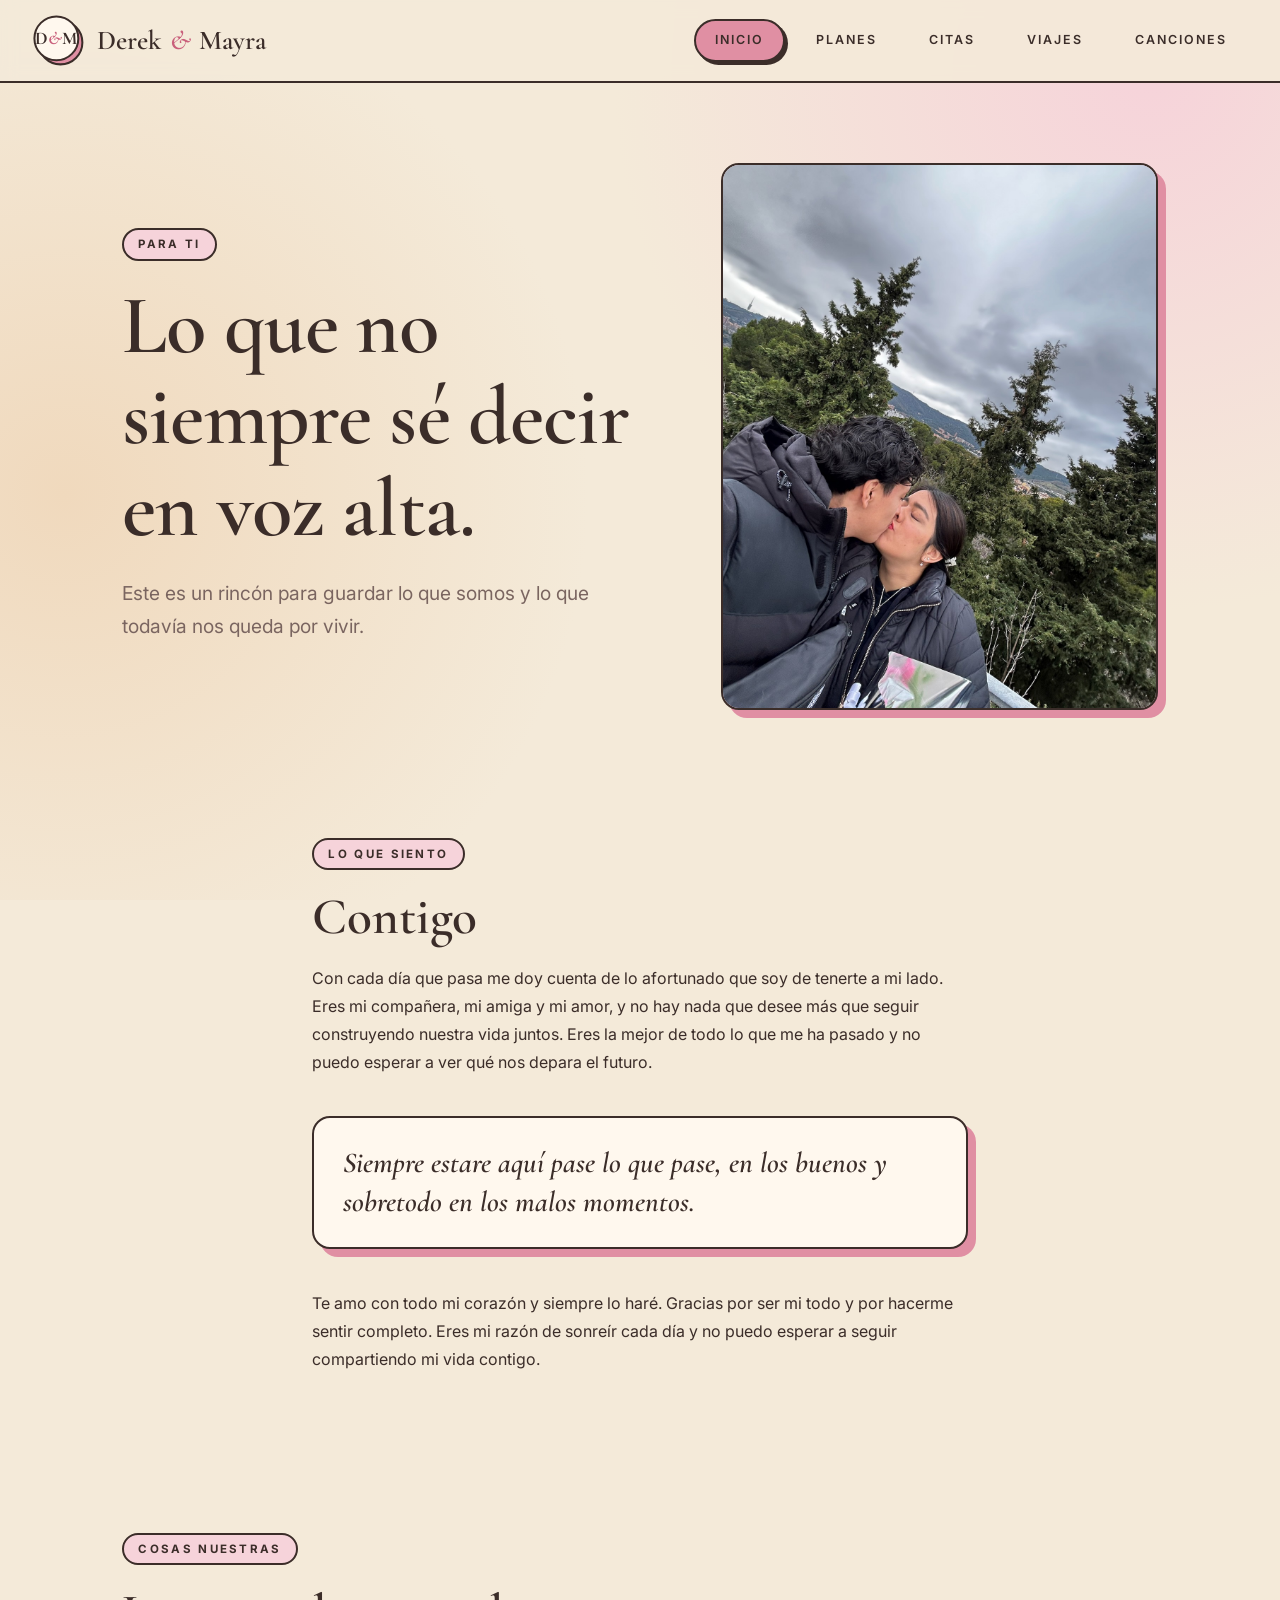
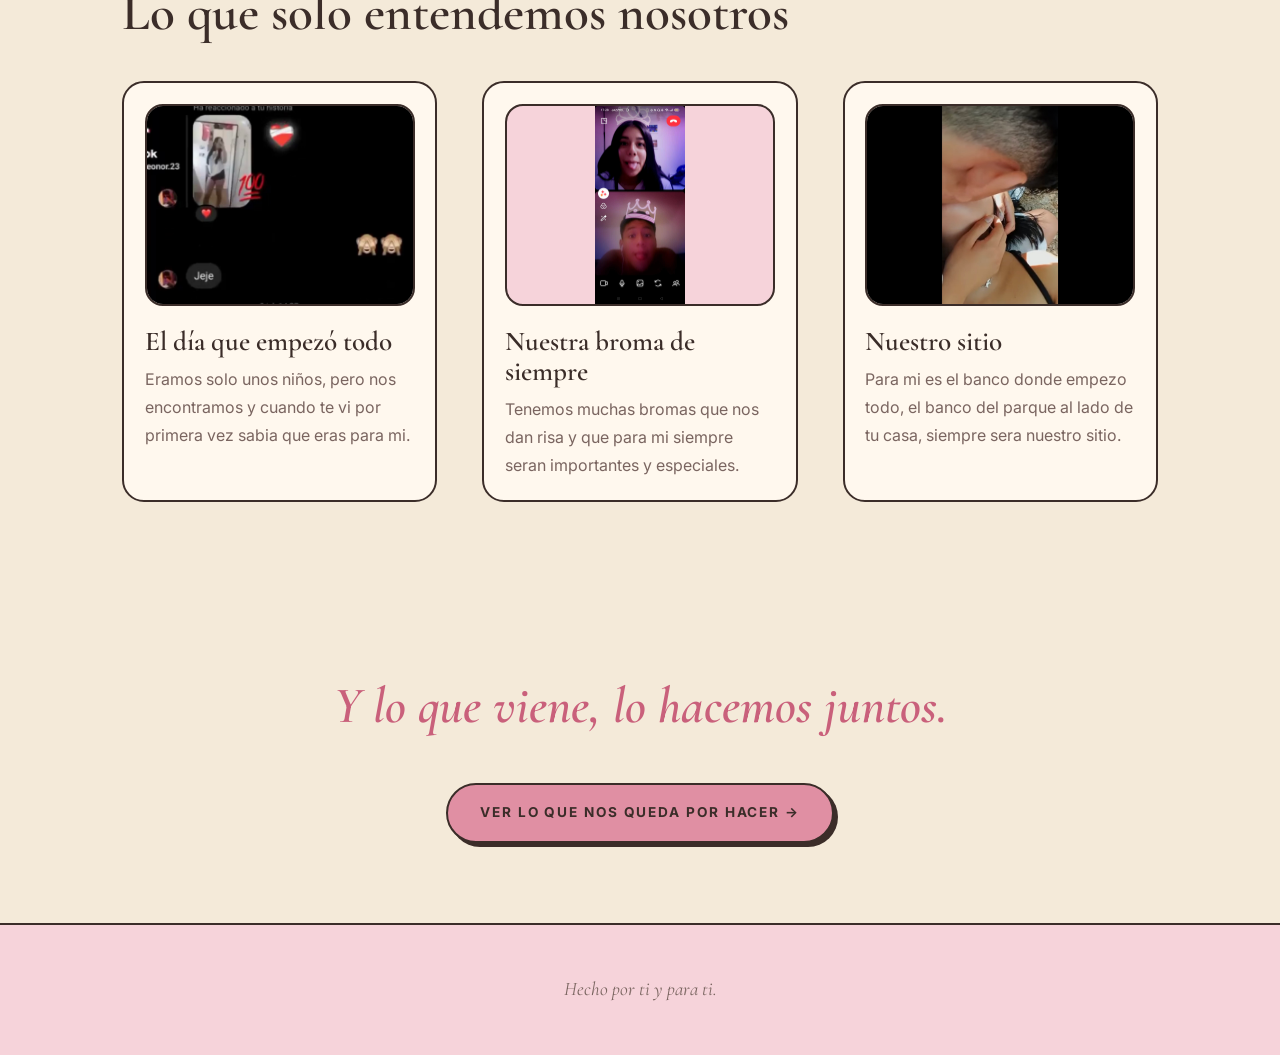
<file: index.html>
<!DOCTYPE html>
<html lang="es">
<head>
  <meta charset="UTF-8">
  <meta name="viewport" content="width=device-width, initial-scale=1">
  <title>Derek &amp; Mayra</title>
  <link rel="preconnect" href="https://fonts.googleapis.com">
  <link rel="preconnect" href="https://fonts.gstatic.com" crossorigin>
  <link href="https://fonts.googleapis.com/css2?family=Cormorant+Garamond:ital,wght@0,400;0,600;1,400&family=Inter:wght@300;400;500&display=swap" rel="stylesheet">
  <link rel="stylesheet" href="estilos.css">
  <link rel="icon" href="data:image/svg+xml,%3Csvg xmlns='http://www.w3.org/2000/svg' viewBox='0 0 64 64'%3E%3Ccircle cx='35' cy='35' r='27' fill='%23e08fa3' stroke='%233b2d29' stroke-width='3'/%3E%3Ccircle cx='30' cy='30' r='27' fill='%23fff8ee' stroke='%233b2d29' stroke-width='3'/%3E%3Ctext x='30' y='38' text-anchor='middle' font-family='Georgia,serif' font-size='22' font-weight='700' fill='%233b2d29'%3ED%26amp;M%3C/text%3E%3C/svg%3E">
</head>
<body>

  <header class="cabecera">
    <a class="logo" href="index.html" aria-label="Derek y Mayra">
      <svg class="logo-sello" viewBox="0 0 64 64" width="52" height="52" xmlns="http://www.w3.org/2000/svg" aria-hidden="true">
        <circle cx="35" cy="35" r="27" fill="#e08fa3" stroke="#3b2d29" stroke-width="2.5"/>
        <circle cx="30" cy="30" r="27" fill="#fff8ee" stroke="#3b2d29" stroke-width="2.5"/>
        <text x="30" y="37.5" text-anchor="middle"
              font-family="'Cormorant Garamond', Georgia, serif"
              font-size="22" font-weight="700" fill="#3b2d29">D<tspan fill="#c9607b" font-style="italic">&amp;</tspan>M</text>
      </svg>
      <span class="logo-texto">Derek <em>&amp;</em> Mayra</span>
    </a>
    <nav>
      <a href="index.html" class="activo">Inicio</a>
      <a href="planes.html">Planes</a>
      <a href="citas.html">Citas</a>
      <a href="viajes.html">Viajes</a>
      <a href="canciones.html">Canciones</a>
    </nav>
  </header>

  <main>

    <!-- PORTADA -->
    <section class="portada">
      <div class="portada-texto">
        <p class="etiqueta">Para ti</p>
        <h1>Lo que no siempre sé decir en voz alta.</h1>
        <p class="lead">Este es un rincón para guardar lo que somos y lo que todavía nos queda por vivir.</p>
      </div>
      <figure class="foto foto-grande">
        <!-- 📷 FOTO 1: la mejor foto de los dos juntos (vertical, a ser posible) -->
        <img src="fotos/IMG_5291.JPG" alt="Nosotros dos">
      </figure>
    </section>

    <!-- LO QUE SIENTO -->
    <section class="bloque estrecho">
      <p class="etiqueta">Lo que siento</p>
      <h2>Contigo</h2>
      <p>
       Con cada día que pasa me doy cuenta de lo afortunado que soy de tenerte a mi lado. Eres mi compañera, mi amiga y mi amor, y no hay nada que desee más que seguir construyendo nuestra vida juntos. Eres la mejor de todo lo que me ha pasado y no puedo esperar a ver qué nos depara el futuro.
      </p>
      <blockquote>
        Siempre estare aquí pase lo que pase, en los buenos y sobretodo en los malos momentos.
      </blockquote>
      <p>
        Te amo con todo mi corazón y siempre lo haré. Gracias por ser mi todo y por hacerme sentir completo. Eres mi razón de sonreír cada día y no puedo esperar a seguir compartiendo mi vida contigo.
      </p>
    </section>

    <!-- COSAS NUESTRAS -->
    <section class="bloque">
      <p class="etiqueta">Cosas nuestras</p>
      <h2>Lo que solo entendemos nosotros</h2>

      <div class="rejilla">
        <article class="tarjeta">
          <figure class="foto">
            <!-- 📷 FOTO 2: un momento especial (primera cita, un viaje, un día cualquiera) -->
            <img src="fotos/unnamed.jpg" alt="Un momento nuestro">
          </figure>
          <h3>El día que empezó todo</h3>
          <p>Eramos solo unos niños, pero nos encontramos y cuando te vi por primera vez sabia que eras para mi.</p>
        </article>

        <article class="tarjeta">
          <figure class="foto">
            <!-- 📷 FOTO 3: una foto que os haga reír o una broma interna -->
            <img class="imagen-entera" src="fotos/Screenshot_2023-08-15-17-28-11-40_1c337646f29875672b5a61192b9010f9.jpg" alt="Nuestra broma interna">
          </figure>
          <h3>Nuestra broma de siempre</h3>
          <p>Tenemos muchas bromas que nos dan risa y que para mi siempre seran importantes y especiales.</p>
        </article>

        <article class="tarjeta">
          <figure class="foto">
            <!-- 📷 FOTO 4: un sitio que sea vuestro -->
            <img src="fotos/IMG_3536.jpg" alt="Nuestro sitio">
          </figure>
          <h3>Nuestro sitio</h3>
          <p>Para mi es el banco donde empezo todo, el banco del parque al lado de tu casa, siempre sera nuestro sitio.</p>
        </article>
      </div>
    </section>

    <!-- CIERRE -->
    <section class="bloque estrecho cierre">
      <p class="frase">Y lo que viene, lo hacemos juntos.</p>
      <a class="boton" href="planes.html">Ver lo que nos queda por hacer →</a>
    </section>

  </main>

  <footer class="pie">
    <p>Hecho por ti y para ti.</p>
  </footer>

</body>
</html>
</file>
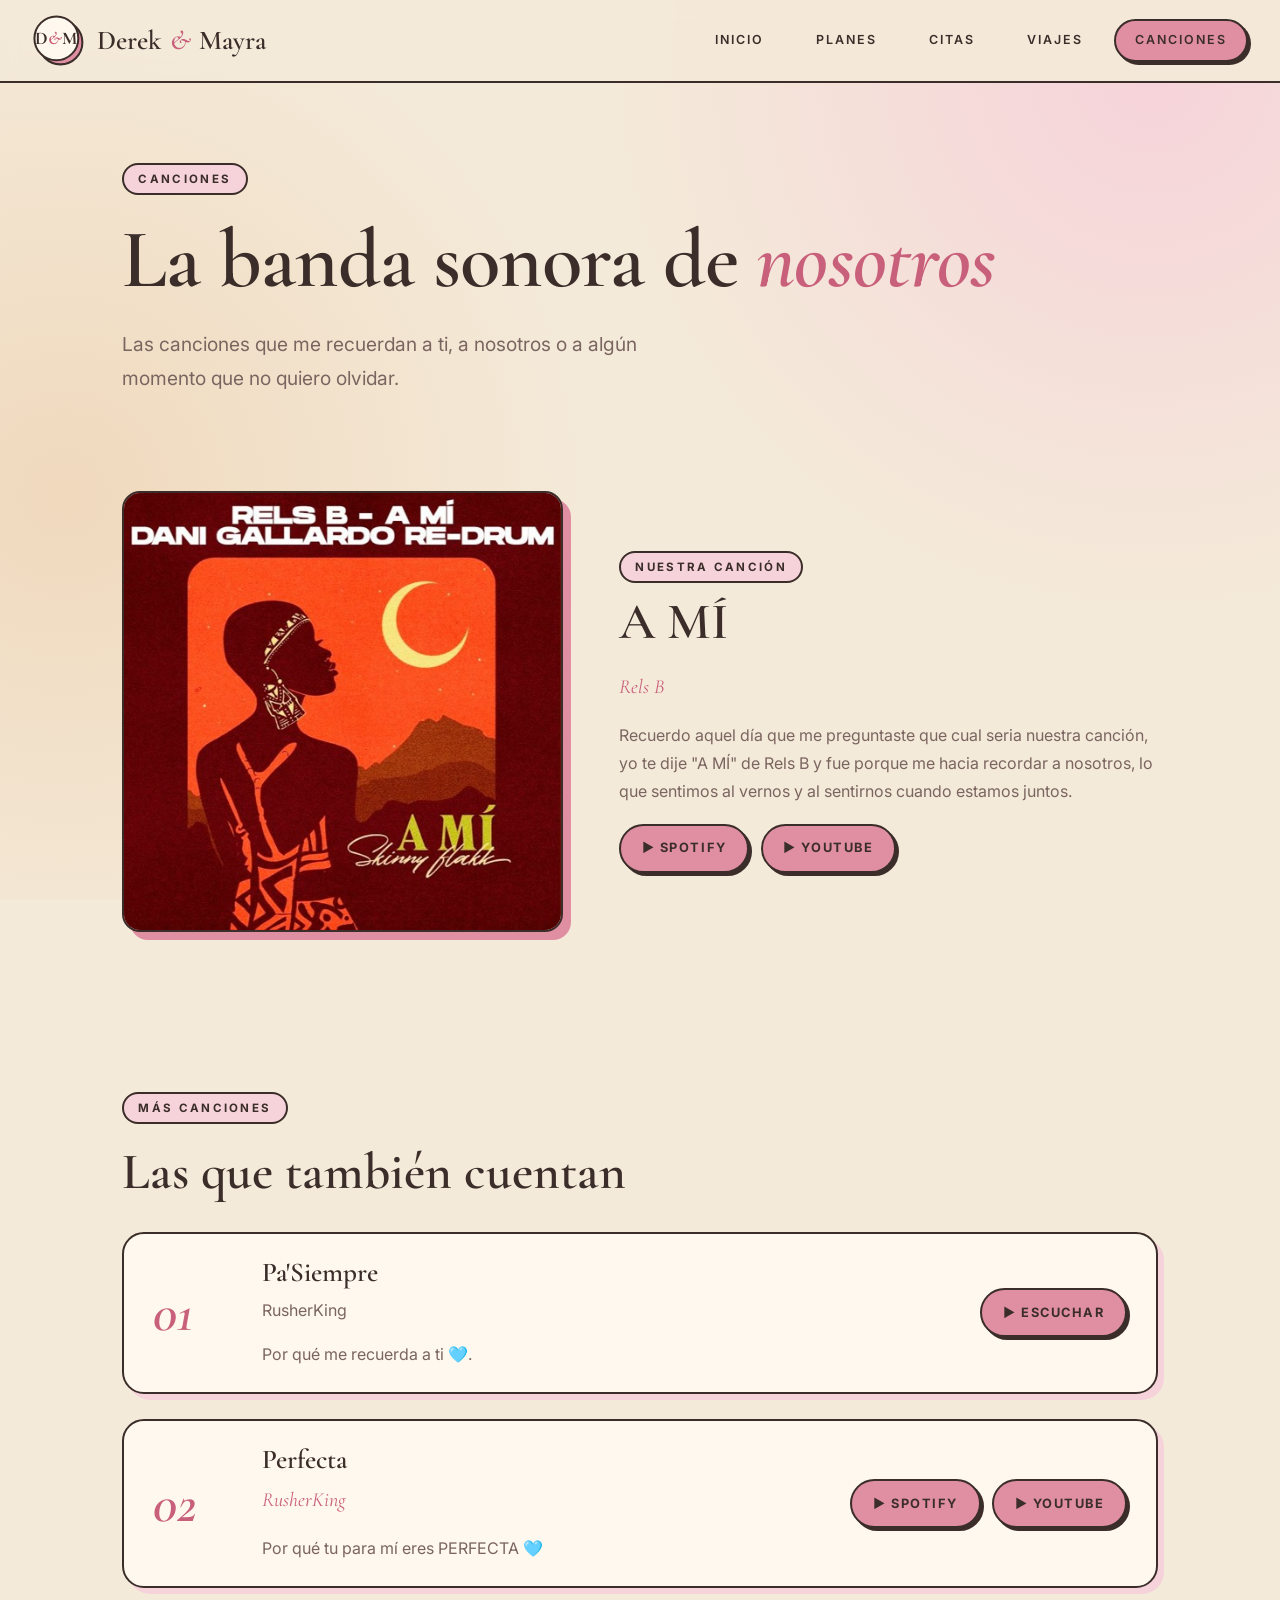
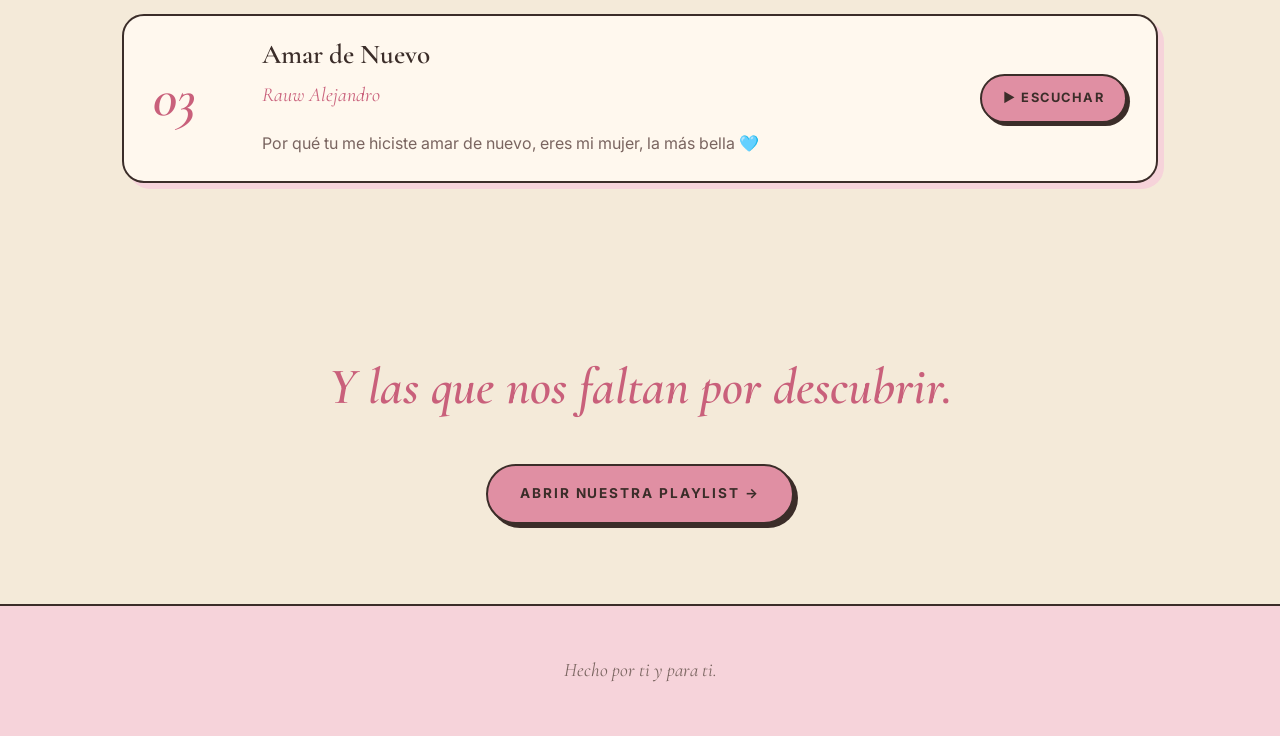
<file: canciones.html>
<!DOCTYPE html>
<html lang="es">
<head>
  <meta charset="UTF-8">
  <meta name="viewport" content="width=device-width, initial-scale=1">
  <title>Canciones</title>
  <link rel="preconnect" href="https://fonts.googleapis.com">
  <link rel="preconnect" href="https://fonts.gstatic.com" crossorigin>
  <link href="https://fonts.googleapis.com/css2?family=Cormorant+Garamond:ital,wght@0,400;0,600;1,400&family=Inter:wght@300;400;500;600;700&display=swap" rel="stylesheet">
  <link rel="stylesheet" href="estilos.css">
  <link rel="icon" href="data:image/svg+xml,%3Csvg xmlns='http://www.w3.org/2000/svg' viewBox='0 0 64 64'%3E%3Ccircle cx='35' cy='35' r='27' fill='%23e08fa3' stroke='%233b2d29' stroke-width='3'/%3E%3Ccircle cx='30' cy='30' r='27' fill='%23fff8ee' stroke='%233b2d29' stroke-width='3'/%3E%3Ctext x='30' y='38' text-anchor='middle' font-family='Georgia,serif' font-size='22' font-weight='700' fill='%233b2d29'%3ED%26amp;M%3C/text%3E%3C/svg%3E">
</head>
<body>

  <header class="cabecera">
    <a class="logo" href="index.html" aria-label="Derek y Mayra">
      <svg class="logo-sello" viewBox="0 0 64 64" width="52" height="52" xmlns="http://www.w3.org/2000/svg" aria-hidden="true">
        <circle cx="35" cy="35" r="27" fill="#e08fa3" stroke="#3b2d29" stroke-width="2.5"/>
        <circle cx="30" cy="30" r="27" fill="#fff8ee" stroke="#3b2d29" stroke-width="2.5"/>
        <text x="30" y="37.5" text-anchor="middle"
              font-family="'Cormorant Garamond', Georgia, serif"
              font-size="22" font-weight="700" fill="#3b2d29">D<tspan fill="#c9607b" font-style="italic">&amp;</tspan>M</text>
      </svg>
      <span class="logo-texto">Derek <em>&amp;</em> Mayra</span>
    </a>
    <nav>
      <a href="index.html">Inicio</a>
      <a href="planes.html">Planes</a>
      <a href="citas.html">Citas</a>
      <a href="viajes.html">Viajes</a>
      <a href="canciones.html" class="activo">Canciones</a>
    </nav>
  </header>

  <main>

    <section class="encabezado-pagina">
      <p class="etiqueta">Canciones</p>
      <h1>La banda sonora de <em>nosotros</em></h1>
      <p class="lead">Las canciones que me recuerdan a ti, a nosotros o a algún momento que no quiero olvidar.</p>
    </section>

    <!-- NUESTRA CANCIÓN (destacada) -->
    <section class="bloque">
      <article class="cancion-destacada">
        <figure class="foto">
          <!-- 📷 FOTO: una foto vuestra de ese momento o de la portada de la canción -->
          <img src="fotos/artworks-X6Qrwk2wz6oyFBlx-k1t9CA-t500x500.jpg" alt="Nuestra canción">
        </figure>
        <div class="cancion-info">
          <span class="meta">Nuestra canción</span>
          <h2>A MÍ</h2>
          <p class="artista">Rels B</p>
          <p>Recuerdo aquel día que me preguntaste que cual seria nuestra canción, yo te dije "A MÍ" de Rels B y fue porque me hacia recordar a nosotros, lo que sentimos al vernos y al sentirnos cuando estamos juntos.</p>
          <div class="enlaces">
            <a class="enlace" href="https://open.spotify.com/track/7MmrcXVA7A5zZ2CbDuGHNa?si=c8b_00XPTpO0Z9aT-c0jvg&utm_source=copy-link" target="_blank" rel="noopener">▶ Spotify</a>
            <a class="enlace" href="https://youtu.be/Q4Js9OEODHM?si=PMtQuUG48Cv9oD4W" target="_blank" rel="noopener">▶ YouTube</a>
          </div>
        </div>
      </article>
    </section>

    <!-- RESTO DE CANCIONES -->
    <section class="bloque">
      <p class="etiqueta">Más canciones</p>
      <h2>Las que también cuentan</h2>

      <div class="lista-canciones">

        <article class="cancion">
          <span class="numero">01</span>
          <div class="cancion-info">
            <h3>Pa'Siempre</h3>
            <p class="RusherKing">RusherKing</p>
            <p>Por qué me recuerda a ti 🩵.</p>
          </div>
          <div class="enlaces">
            <a class="enlace" href="https://youtu.be/JslheSwA_Tw?si=npW-xn-8BaUMAiMX" target="_blank" rel="noopener">▶ Escuchar</a>
          </div>
        </article>

        <article class="cancion">
          <span class="numero">02</span>
          <div class="cancion-info">
            <h3>Perfecta</h3>
            <p class="artista">RusherKing</p>
            <p>Por qué tu para mí eres PERFECTA 🩵 </p>
          </div>
          <div class="enlaces">
            <a class="enlace" href="https://open.spotify.com/track/4om2gLDSF7vv9DBl8p1qhn?si=goJmeSY_QQSF21QR9YjYtA&utm_source=copy-link" target="_blank" rel="noopener">▶ Spotify</a>
            <a class="enlace" href="https://youtu.be/0eKmO2U-HyE?si=keLy0hZxmYRzvTLH" target="_blank" rel="noopener">▶ YouTube</a>
          </div>
        </article>

        <article class="cancion">
          <span class="numero">03</span>
          <div class="cancion-info">
            <h3>Amar de Nuevo</h3>
            <p class="artista">Rauw Alejandro</p>
            <p>Por qué tu me hiciste amar de nuevo, eres mi mujer, la más bella 🩵</p>
          </div>
          <div class="enlaces">
            <a class="enlace" href="https://youtu.be/bumSM2ZcmRo?si=hGZRlDEcn9kJBGpj" target="_blank" rel="noopener">▶ Escuchar</a>
          </div>
        </article>

        <!-- Copia un <article class="cancion"> entero para añadir más -->

      </div>
    </section>

    <!-- PLAYLIST -->
    <section class="bloque estrecho cierre">
      <p class="frase">Y las que nos faltan por descubrir.</p>
      <a class="boton" href="https://open.spotify.com/playlist/1EpPSQDxkanDCo5XCmiBbl?si=8GNyDWLmQXmPBymhX3TRzw&utm_source=copy-link&pi=_VmmASesRBC25" target="_blank" rel="noopener">Abrir nuestra playlist →</a>
    </section>

  </main>

  <footer class="pie">
    <p>Hecho por ti y para ti.</p>
  </footer>

</body>
</html>
</file>
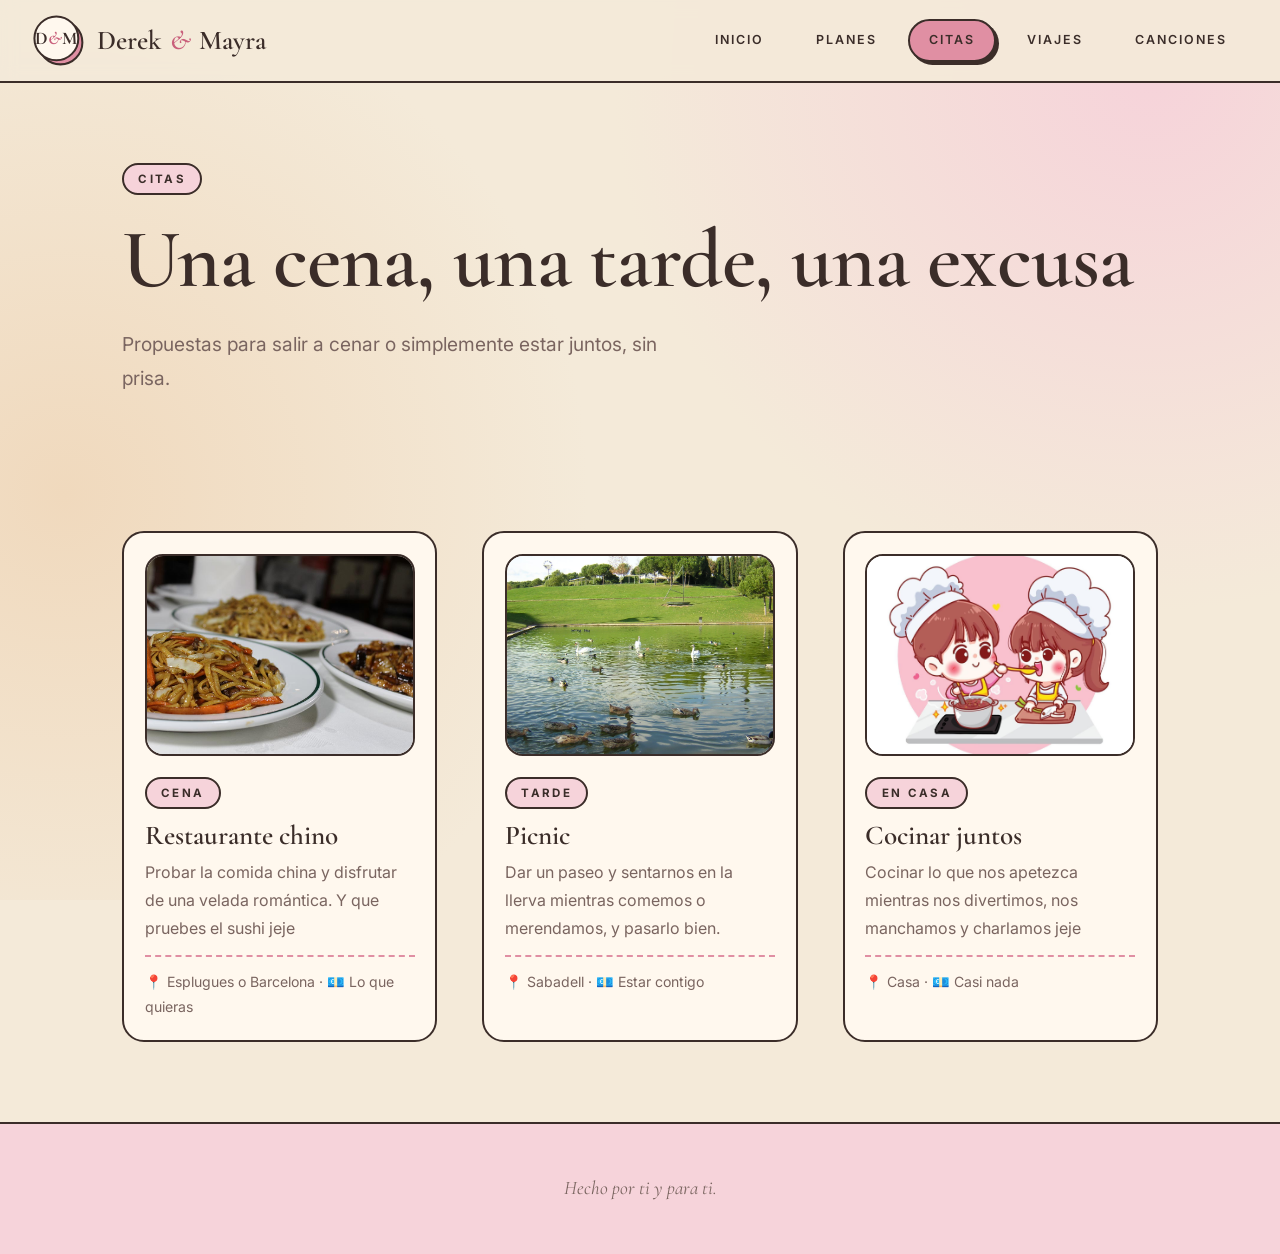
<file: citas.html>
<!DOCTYPE html>
<html lang="es">
<head>
  <meta charset="UTF-8">
  <meta name="viewport" content="width=device-width, initial-scale=1">
  <title>Citas · Nosotros</title>
  <link rel="preconnect" href="https://fonts.googleapis.com">
  <link rel="preconnect" href="https://fonts.gstatic.com" crossorigin>
  <link href="https://fonts.googleapis.com/css2?family=Cormorant+Garamond:ital,wght@0,400;0,600;1,400&family=Inter:wght@300;400;500&display=swap" rel="stylesheet">
  <link rel="stylesheet" href="estilos.css">
  <link rel="icon" href="data:image/svg+xml,%3Csvg xmlns='http://www.w3.org/2000/svg' viewBox='0 0 64 64'%3E%3Ccircle cx='35' cy='35' r='27' fill='%23e08fa3' stroke='%233b2d29' stroke-width='3'/%3E%3Ccircle cx='30' cy='30' r='27' fill='%23fff8ee' stroke='%233b2d29' stroke-width='3'/%3E%3Ctext x='30' y='38' text-anchor='middle' font-family='Georgia,serif' font-size='22' font-weight='700' fill='%233b2d29'%3ED%26amp;M%3C/text%3E%3C/svg%3E">
</head>
<body>

  <header class="cabecera">
    <a class="logo" href="index.html" aria-label="Derek y Mayra">
      <svg class="logo-sello" viewBox="0 0 64 64" width="52" height="52" xmlns="http://www.w3.org/2000/svg" aria-hidden="true">
        <circle cx="35" cy="35" r="27" fill="#e08fa3" stroke="#3b2d29" stroke-width="2.5"/>
        <circle cx="30" cy="30" r="27" fill="#fff8ee" stroke="#3b2d29" stroke-width="2.5"/>
        <text x="30" y="37.5" text-anchor="middle"
              font-family="'Cormorant Garamond', Georgia, serif"
              font-size="22" font-weight="700" fill="#3b2d29">D<tspan fill="#c9607b" font-style="italic">&amp;</tspan>M</text>
      </svg>
      <span class="logo-texto">Derek <em>&amp;</em> Mayra</span>
    </a>
    <nav>
      <a href="index.html">Inicio</a>
      <a href="planes.html">Planes</a>
      <a href="citas.html" class="activo">Citas</a>
      <a href="viajes.html">Viajes</a>
      <a href="canciones.html">Canciones</a>
    </nav>
  </header>

  <main>

    <section class="encabezado-pagina">
      <p class="etiqueta">Citas</p>
      <h1>Una cena, una tarde, una excusa</h1>
      <p class="lead">Propuestas para salir a cenar o simplemente estar juntos, sin prisa.</p>
    </section>

    <section class="bloque">
      <div class="rejilla">

        <article class="tarjeta">
          <figure class="foto">
            <!-- 📷 FOTO: el restaurante/sitio, o una foto vuestra en un sitio parecido -->
            <img src="fotos/ingredientes-comida-china.jpg" alt="Cita 1">
          </figure>
          <span class="meta">Cena</span>
          <h3>Restaurante chino</h3>
          <p>Probar la comida china y disfrutar de una velada romántica. Y que pruebes el sushi jeje </p>
          <p class="detalle">📍 Esplugues o Barcelona · 💶 Lo que quieras</p>
        </article>

        <article class="tarjeta">
          <figure class="foto">
            <!-- 📷 FOTO: cita 2 -->
            <img src="fotos/catalunya-SLIDE3.jpg" alt="Cita 2">
          </figure>
          <span class="meta">Tarde</span>
          <h3>Picnic</h3>
          <p>Dar un paseo y sentarnos en la llerva mientras comemos o merendamos, y pasarlo bien.</p>
          <p class="detalle">📍 Sabadell · 💶 Estar contigo</p>
        </article>

        <article class="tarjeta">
          <figure class="foto">
            <!-- 📷 FOTO: cita 3 -->
            <img src="fotos/couples-cook-in-the-kitchen-cartoon-character-illustration-vector.jpg" alt="Cita 3">
          </figure>
          <span class="meta">En casa</span>
          <h3>Cocinar juntos</h3>
          <p>Cocinar lo que nos apetezca mientras nos divertimos, nos manchamos y charlamos jeje</p>
          <p class="detalle">📍 Casa · 💶 Casi nada</p>
        </article>

        <!-- Copia un <article class="tarjeta"> para añadir más citas -->

      </div>
    </section>

  </main>

  <footer class="pie">
    <p>Hecho por ti y para ti.</p>
  </footer>

</body>
</html>
</file>
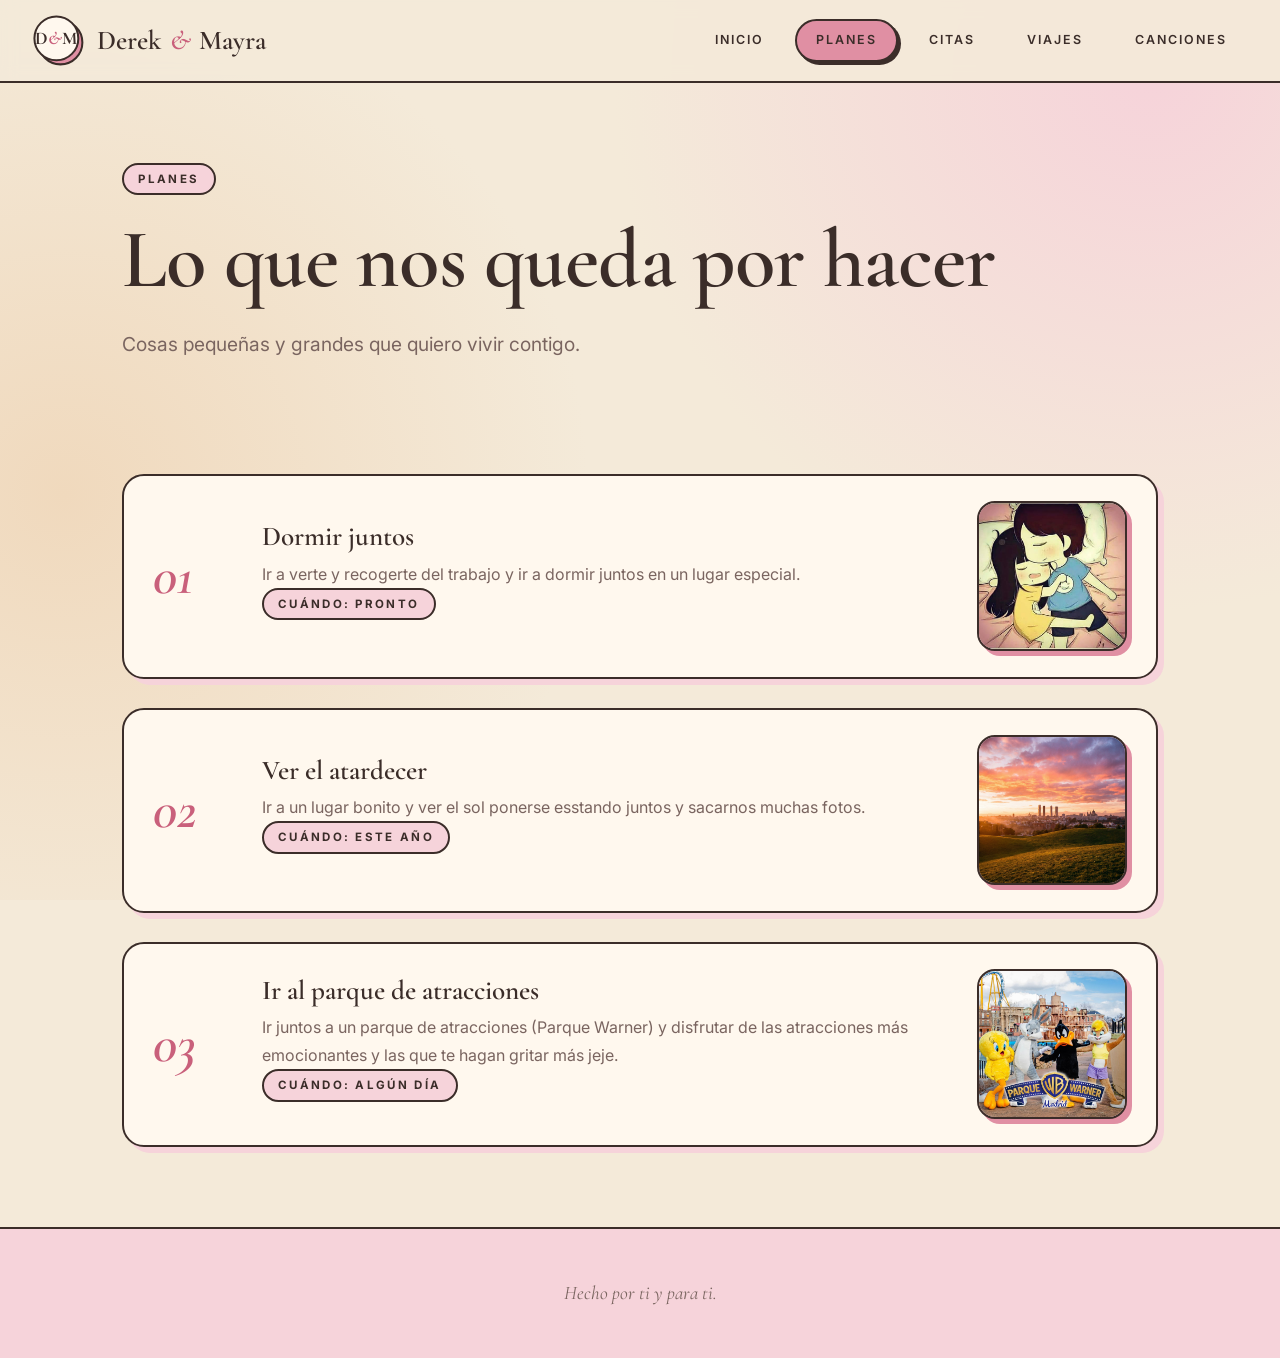
<file: planes.html>
<!DOCTYPE html>
<html lang="es">
<head>
  <meta charset="UTF-8">
  <meta name="viewport" content="width=device-width, initial-scale=1">
  <title>Planes · Nosotros</title>
  <link rel="preconnect" href="https://fonts.googleapis.com">
  <link rel="preconnect" href="https://fonts.gstatic.com" crossorigin>
  <link href="https://fonts.googleapis.com/css2?family=Cormorant+Garamond:ital,wght@0,400;0,600;1,400&family=Inter:wght@300;400;500&display=swap" rel="stylesheet">
  <link rel="stylesheet" href="estilos.css">
  <link rel="icon" href="data:image/svg+xml,%3Csvg xmlns='http://www.w3.org/2000/svg' viewBox='0 0 64 64'%3E%3Ccircle cx='35' cy='35' r='27' fill='%23e08fa3' stroke='%233b2d29' stroke-width='3'/%3E%3Ccircle cx='30' cy='30' r='27' fill='%23fff8ee' stroke='%233b2d29' stroke-width='3'/%3E%3Ctext x='30' y='38' text-anchor='middle' font-family='Georgia,serif' font-size='22' font-weight='700' fill='%233b2d29'%3ED%26amp;M%3C/text%3E%3C/svg%3E">
</head>
<body>

  <header class="cabecera">
    <a class="logo" href="index.html" aria-label="Derek y Mayra">
      <svg class="logo-sello" viewBox="0 0 64 64" width="52" height="52" xmlns="http://www.w3.org/2000/svg" aria-hidden="true">
        <circle cx="35" cy="35" r="27" fill="#e08fa3" stroke="#3b2d29" stroke-width="2.5"/>
        <circle cx="30" cy="30" r="27" fill="#fff8ee" stroke="#3b2d29" stroke-width="2.5"/>
        <text x="30" y="37.5" text-anchor="middle"
              font-family="'Cormorant Garamond', Georgia, serif"
              font-size="22" font-weight="700" fill="#3b2d29">D<tspan fill="#c9607b" font-style="italic">&amp;</tspan>M</text>
      </svg>
      <span class="logo-texto">Derek <em>&amp;</em> Mayra</span>
    </a>
    <nav>
      <a href="index.html">Inicio</a>
      <a href="planes.html" class="activo">Planes</a>
      <a href="citas.html">Citas</a>
      <a href="viajes.html">Viajes</a>
      <a href="canciones.html">Canciones</a>
    </nav>
  </header>

  <main>

    <section class="encabezado-pagina">
      <p class="etiqueta">Planes</p>
      <h1>Lo que nos queda por hacer</h1>
      <p class="lead">Cosas pequeñas y grandes que quiero vivir contigo.</p>
    </section>

    <section class="bloque">
      <div class="lista-planes">

        <article class="plan">
          <span class="numero">01</span>
          <div class="plan-info">
            <h3>Dormir juntos</h3>
            <p>Ir a verte y recogerte del trabajo y ir a dormir juntos en un lugar especial.</p>
            <span class="meta">Cuándo: pronto</span>
          </div>
          <figure class="foto foto-pequena">
            <!-- 📷 FOTO: algo que represente este plan (o déjala vacía) -->
            <img src="fotos/images.jpeg" alt="Plan 1">
          </figure>
        </article>

        <article class="plan">
          <span class="numero">02</span>
          <div class="plan-info">
            <h3>Ver el atardecer</h3>
            <p>Ir a un lugar bonito y ver el sol ponerse esstando juntos y sacarnos muchas fotos.</p>
            <span class="meta">Cuándo: este año</span>
          </div>
          <figure class="foto foto-pequena">
            <!-- 📷 FOTO: plan 2 -->
            <img src="fotos/siete-tetas-sunset-madrid.jpeg" alt="Plan 2">
          </figure>
        </article>

        <article class="plan">
          <span class="numero">03</span>
          <div class="plan-info">
            <h3>Ir al parque de atracciones</h3>
            <p>Ir juntos a un parque de atracciones (Parque Warner) y disfrutar de las atracciones más emocionantes y las que te hagan gritar más jeje.</p>
            <span class="meta">Cuándo: algún día</span>
          </div>
          <figure class="foto foto-pequena">
            <!-- 📷 FOTO: plan 3 -->
            <img src="fotos/04f0f85c-3-5.JPG" alt="Plan 3">
          </figure>
        </article>

        <!-- Copia y pega un <article class="plan"> entero para añadir más -->

      </div>
    </section>

  </main>

  <footer class="pie">
    <p>Hecho por ti y para ti.</p>
  </footer>

</body>
</html>
</file>
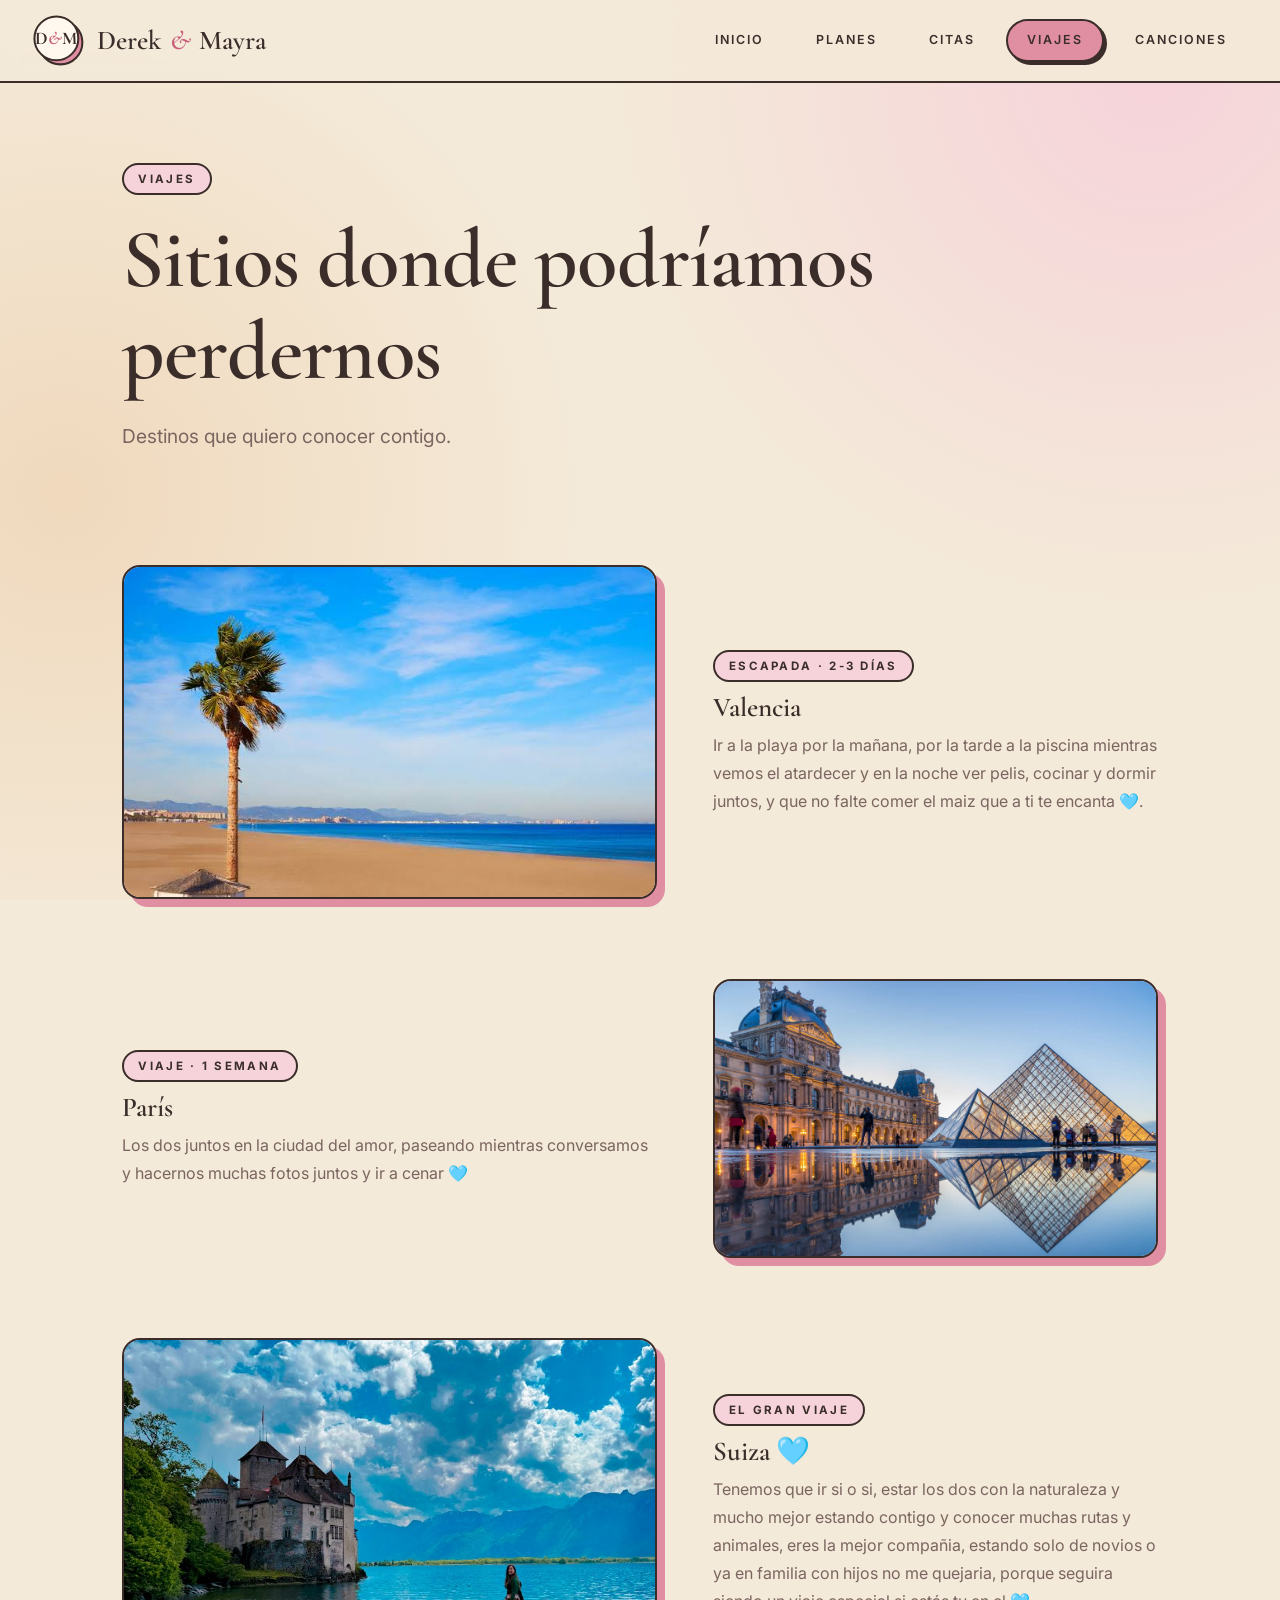
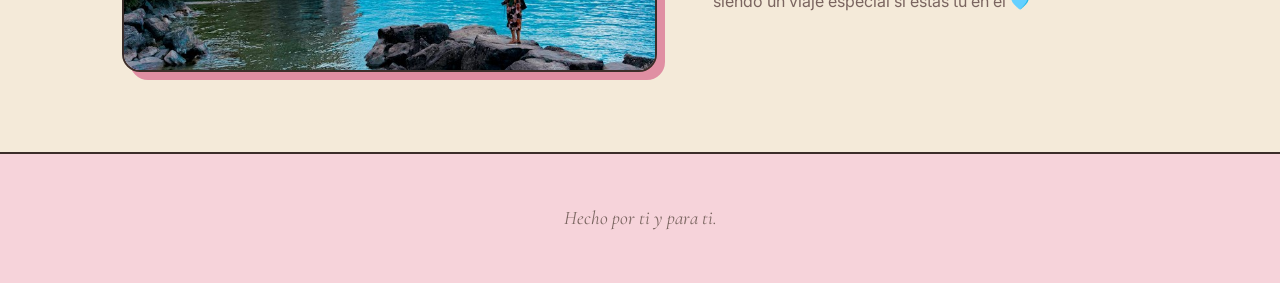
<file: viajes.html>
<!DOCTYPE html>
<html lang="es">
<head>
  <meta charset="UTF-8">
  <meta name="viewport" content="width=device-width, initial-scale=1">
  <title>Viajes · Nosotros</title>
  <link rel="preconnect" href="https://fonts.googleapis.com">
  <link rel="preconnect" href="https://fonts.gstatic.com" crossorigin>
  <link href="https://fonts.googleapis.com/css2?family=Cormorant+Garamond:ital,wght@0,400;0,600;1,400&family=Inter:wght@300;400;500&display=swap" rel="stylesheet">
  <link rel="stylesheet" href="estilos.css">
  <link rel="icon" href="data:image/svg+xml,%3Csvg xmlns='http://www.w3.org/2000/svg' viewBox='0 0 64 64'%3E%3Ccircle cx='35' cy='35' r='27' fill='%23e08fa3' stroke='%233b2d29' stroke-width='3'/%3E%3Ccircle cx='30' cy='30' r='27' fill='%23fff8ee' stroke='%233b2d29' stroke-width='3'/%3E%3Ctext x='30' y='38' text-anchor='middle' font-family='Georgia,serif' font-size='22' font-weight='700' fill='%233b2d29'%3ED%26amp;M%3C/text%3E%3C/svg%3E">
</head>
<body>

  <header class="cabecera">
    <a class="logo" href="index.html" aria-label="Derek y Mayra">
      <svg class="logo-sello" viewBox="0 0 64 64" width="52" height="52" xmlns="http://www.w3.org/2000/svg" aria-hidden="true">
        <circle cx="35" cy="35" r="27" fill="#e08fa3" stroke="#3b2d29" stroke-width="2.5"/>
        <circle cx="30" cy="30" r="27" fill="#fff8ee" stroke="#3b2d29" stroke-width="2.5"/>
        <text x="30" y="37.5" text-anchor="middle"
              font-family="'Cormorant Garamond', Georgia, serif"
              font-size="22" font-weight="700" fill="#3b2d29">D<tspan fill="#c9607b" font-style="italic">&amp;</tspan>M</text>
      </svg>
      <span class="logo-texto">Derek <em>&amp;</em> Mayra</span>
    </a>
    <nav>
      <a href="index.html">Inicio</a>
      <a href="planes.html">Planes</a>
      <a href="citas.html">Citas</a>
      <a href="viajes.html" class="activo">Viajes</a>
      <a href="canciones.html">Canciones</a>
    </nav>
  </header>

  <main>

    <section class="encabezado-pagina">
      <p class="etiqueta">Viajes</p>
      <h1>Sitios donde podríamos perdernos</h1>
      <p class="lead">Destinos que quiero conocer contigo.</p>
    </section>

    <section class="bloque">
      <div class="lista-viajes">

        <article class="viaje">
          <figure class="foto foto-ancha">
            <!-- 📷 FOTO: una imagen del destino o una foto vuestra que os recuerde a él -->
            <img src="fotos/imags.jpeg" alt="Destino 1">
          </figure>
          <div class="viaje-info">
            <span class="meta">Escapada · 2-3 días</span>
            <h3>Valencia</h3>
            <p>Ir a la playa por la mañana, por la tarde a la piscina mientras vemos el atardecer y en la noche ver pelis, cocinar y dormir juntos, y que no falte comer el maiz que a ti te encanta 🩵.</p>
          </div>
        </article>

        <article class="viaje invertido">
          <figure class="foto foto-ancha">
            <!-- 📷 FOTO: destino 2 -->
            <img src="fotos/louvre_6afc7765_240209103511_1200x665.jpg" alt="Destino 2">
          </figure>
          <div class="viaje-info">
            <span class="meta">Viaje · 1 semana</span>
            <h3>París</h3>
            <p>Los dos juntos en la ciudad del amor, paseando mientras conversamos y hacernos muchas fotos juntos y ir a cenar 🩵 </p>
          </div>
        </article>

        <article class="viaje">
          <figure class="foto foto-ancha">
            <!-- 📷 FOTO: destino 3 -->
            <img src="fotos/Suiza-Chillon-1-H.jpg" alt="Destino 3">
          </figure>
          <div class="viaje-info">
            <span class="meta">El gran viaje</span>
            <h3>Suiza 🩵</h3>
            <p>Tenemos que ir si o si, estar los dos con la naturaleza y mucho mejor estando contigo y conocer muchas rutas y animales, eres la mejor compañia, estando solo de novios o ya en familia con hijos no me quejaria, porque seguira siendo un viaje especial si estás tu en el 🩵</p>
          </div>
        </article>

        <!-- Copia un <article class="viaje"> para añadir más. Con "invertido" la foto va a la derecha -->

      </div>
    </section>

  </main>

  <footer class="pie">
    <p>Hecho por ti y para ti.</p>
  </footer>

</body>
</html>
</file>
<file: estilos.css>
/* ===== Variables ===== */
:root {
  --fondo: #f4ead9;
  --fondo-2: #ecdcc4;
  --crema: #fff8ee;
  --texto: #3b2d29;
  --texto-suave: #7a6560;
  --rosa: #e08fa3;
  --rosa-fuerte: #c9607b;
  --rosa-claro: #f6d3da;
  --borde: #3b2d29;
  --serif: "Cormorant Garamond", Georgia, "Times New Roman", serif;
  --sans: "Inter", system-ui, -apple-system, "Segoe UI", sans-serif;
  --ancho: 1100px;
}

/* ===== Base ===== */
* { box-sizing: border-box; margin: 0; padding: 0; }

html { scroll-behavior: smooth; }

body {
  background:
    radial-gradient(circle at 90% 8%, var(--rosa-claro) 0, transparent 38%),
    radial-gradient(circle at 5% 55%, #f0d9bd 0, transparent 40%),
    var(--fondo);
  background-attachment: fixed;
  color: var(--texto);
  font-family: var(--sans);
  font-weight: 400;
  line-height: 1.75;
  -webkit-font-smoothing: antialiased;
}

img { max-width: 100%; display: block; }

a { color: inherit; text-decoration: none; }

h1, h2, h3 {
  font-family: var(--serif);
  font-weight: 600;
  line-height: 1.1;
}

h1 { font-size: clamp(2.8rem, 7vw, 5.2rem); letter-spacing: -0.01em; }
h2 { font-size: clamp(2rem, 4vw, 3.2rem); margin-bottom: 1.2rem; }
h3 { font-size: 1.7rem; margin-bottom: 0.5rem; }

h1 em, h2 em { color: var(--rosa-fuerte); font-style: italic; }

p + p { margin-top: 1rem; }

/* ===== Cabecera / menú ===== */
.cabecera {
  position: sticky;
  top: 0;
  z-index: 10;
  display: flex;
  justify-content: space-between;
  align-items: center;
  padding: 0.9rem 2rem;
  background: rgba(244, 234, 217, 0.92);
  backdrop-filter: blur(8px);
  border-bottom: 2px solid var(--borde);
}

.logo {
  display: flex;
  align-items: center;
  gap: 0.8rem;
  font-family: var(--serif);
  font-size: 1.7rem;
  font-weight: 600;
  line-height: 1;
  color: var(--texto);
  transition: transform 0.2s;
}

.logo:hover { transform: rotate(-2deg) scale(1.03); }

.logo-sello { flex-shrink: 0; }

.logo-texto em {
  font-style: italic;
  color: var(--rosa-fuerte);
  padding: 0 0.1em;
}

@media (max-width: 800px) {
  .logo { font-size: 1.4rem; }
  .logo-sello { width: 42px; height: 42px; }
}

.cabecera nav { display: flex; gap: 0.6rem; }

.cabecera nav a {
  font-size: 0.78rem;
  font-weight: 600;
  text-transform: uppercase;
  letter-spacing: 0.16em;
  padding: 0.55rem 1.2rem;
  border: 2px solid transparent;
  border-radius: 999px;
  transition: all 0.2s;
}

.cabecera nav a:hover {
  border-color: var(--borde);
  background: var(--crema);
}

.cabecera nav a.activo {
  background: var(--rosa);
  border-color: var(--borde);
  box-shadow: 3px 3px 0 var(--borde);
}

/* ===== Elementos comunes ===== */
.etiqueta,
.meta {
  display: inline-block;
  font-size: 0.72rem;
  font-weight: 700;
  text-transform: uppercase;
  letter-spacing: 0.2em;
  color: var(--texto);
  background: var(--rosa-claro);
  border: 2px solid var(--borde);
  border-radius: 999px;
  padding: 0.25rem 0.9rem;
  margin-bottom: 1.2rem;
}

.meta { margin-bottom: 0.7rem; }

.lead {
  font-size: 1.2rem;
  color: var(--texto-suave);
  max-width: 540px;
  margin-top: 1.4rem;
}

.bloque {
  max-width: var(--ancho);
  margin: 0 auto;
  padding: 5rem 2rem;
}

.bloque.estrecho { max-width: 720px; }

.encabezado-pagina {
  max-width: var(--ancho);
  margin: 0 auto;
  padding: 5rem 2rem 1rem;
}

/* ===== Fotos ===== */
.foto {
  background: var(--rosa-claro);
  border: 2px solid var(--borde);
  border-radius: 18px;
  box-shadow: 8px 8px 0 var(--rosa);
  overflow: hidden;
  aspect-ratio: 4 / 3;
  transition: transform 0.25s, box-shadow 0.25s;
}

.foto:hover {
  transform: translate(-3px, -3px);
  box-shadow: 11px 11px 0 var(--rosa-fuerte);
}

.foto img {
  width: 100%;
  height: 100%;
  object-fit: cover;
}

.foto img.imagen-entera { object-fit: contain; }

.foto-grande { aspect-ratio: 4 / 5; }
.foto-pequena { aspect-ratio: 1 / 1; box-shadow: 5px 5px 0 var(--rosa); }
.foto-ancha { aspect-ratio: 16 / 10; }

/* ===== Portada (index) ===== */
.portada {
  max-width: var(--ancho);
  margin: 0 auto;
  padding: 5rem 2rem 3rem;
  display: grid;
  grid-template-columns: 1.1fr 0.9fr;
  gap: 4rem;
  align-items: center;
}

/* ===== Cita / frase ===== */
blockquote {
  font-family: var(--serif);
  font-style: italic;
  font-weight: 600;
  font-size: 1.8rem;
  line-height: 1.35;
  margin: 2.5rem 0;
  padding: 1.6rem 1.8rem;
  background: var(--crema);
  border: 2px solid var(--borde);
  border-radius: 18px;
  box-shadow: 8px 8px 0 var(--rosa);
}

.cierre { text-align: center; }

.frase {
  font-family: var(--serif);
  font-style: italic;
  font-weight: 600;
  font-size: clamp(2rem, 5vw, 3.2rem);
  color: var(--rosa-fuerte);
  margin-bottom: 2rem;
}

.boton {
  display: inline-block;
  font-size: 0.85rem;
  font-weight: 700;
  text-transform: uppercase;
  letter-spacing: 0.14em;
  padding: 1rem 2rem;
  background: var(--rosa);
  border: 2px solid var(--borde);
  border-radius: 999px;
  box-shadow: 4px 4px 0 var(--borde);
  transition: transform 0.15s, box-shadow 0.15s;
}

.boton:hover {
  transform: translate(2px, 2px);
  box-shadow: 2px 2px 0 var(--borde);
}

/* ===== Rejilla de tarjetas ===== */
.rejilla {
  display: grid;
  grid-template-columns: repeat(auto-fit, minmax(280px, 1fr));
  gap: 2.8rem;
  margin-top: 2.5rem;
}

.tarjeta {
  background: var(--crema);
  border: 2px solid var(--borde);
  border-radius: 22px;
  padding: 1.3rem;
  transition: transform 0.25s;
}

.tarjeta:hover { transform: rotate(-1deg) translateY(-4px); }

.tarjeta .foto {
  margin-bottom: 1.3rem;
  box-shadow: none;
}

.tarjeta .foto:hover { transform: none; box-shadow: none; }

.tarjeta p { color: var(--texto-suave); }

.detalle {
  font-size: 0.88rem;
  margin-top: 0.8rem;
  padding-top: 0.8rem;
  border-top: 2px dashed var(--rosa);
}

/* ===== Planes ===== */
.lista-planes {
  margin-top: 1rem;
  display: flex;
  flex-direction: column;
  gap: 1.8rem;
}

.plan {
  display: grid;
  grid-template-columns: 80px 1fr 150px;
  gap: 1.8rem;
  align-items: center;
  padding: 1.6rem 1.8rem;
  background: var(--crema);
  border: 2px solid var(--borde);
  border-radius: 22px;
  box-shadow: 6px 6px 0 var(--rosa-claro);
  transition: transform 0.2s, box-shadow 0.2s;
}

.plan:hover {
  transform: translate(-2px, -2px);
  box-shadow: 9px 9px 0 var(--rosa);
}

.numero {
  font-family: var(--serif);
  font-size: 3.4rem;
  font-weight: 600;
  font-style: italic;
  color: var(--rosa-fuerte);
  line-height: 1;
}

.plan-info p { color: var(--texto-suave); }

/* ===== Viajes ===== */
.lista-viajes {
  display: flex;
  flex-direction: column;
  gap: 5rem;
  margin-top: 1rem;
}

.viaje {
  display: grid;
  grid-template-columns: 1.2fr 1fr;
  gap: 3.5rem;
  align-items: center;
}

.viaje.invertido .foto { order: 2; }

.viaje-info p { color: var(--texto-suave); }

/* ===== Pie ===== */
.pie {
  text-align: center;
  padding: 3rem 2rem;
  font-family: var(--serif);
  font-style: italic;
  font-size: 1.2rem;
  color: var(--texto-suave);
  border-top: 2px solid var(--borde);
  background: var(--rosa-claro);
}

/* ===== Móvil ===== */
@media (max-width: 800px) {
  .cabecera { flex-direction: column; gap: 0.7rem; padding: 0.8rem 1rem; }
  .cabecera nav { flex-wrap: wrap; justify-content: center; }
  .cabecera nav a { padding: 0.45rem 0.9rem; }

  .portada,
  .viaje { grid-template-columns: 1fr; gap: 2.2rem; }

  .viaje.invertido .foto { order: 0; }

  .plan { grid-template-columns: 56px 1fr; }
  .plan .foto-pequena { grid-column: 1 / -1; aspect-ratio: 16 / 9; }

  .bloque { padding: 3.5rem 1.4rem; }
}

/* ===== Canciones ===== */
.artista {
  font-family: var(--serif);
  font-style: italic;
  font-size: 1.25rem;
  color: var(--rosa-fuerte);
  margin-bottom: 0.6rem;
}

.cancion-destacada {
  display: grid;
  grid-template-columns: 0.9fr 1.1fr;
  gap: 3.5rem;
  align-items: center;
}

.cancion-destacada .foto { aspect-ratio: 1 / 1; }

.cancion-info p { color: var(--texto-suave); }
.cancion-info .artista { color: var(--rosa-fuerte); }

.lista-canciones {
  margin-top: 2rem;
  display: flex;
  flex-direction: column;
  gap: 1.6rem;
}

.cancion {
  display: grid;
  grid-template-columns: 80px 1fr auto;
  gap: 1.8rem;
  align-items: center;
  padding: 1.5rem 1.8rem;
  background: var(--crema);
  border: 2px solid var(--borde);
  border-radius: 22px;
  box-shadow: 6px 6px 0 var(--rosa-claro);
  transition: transform 0.2s, box-shadow 0.2s;
}

.cancion:hover {
  transform: translate(-2px, -2px);
  box-shadow: 9px 9px 0 var(--rosa);
}

.enlaces {
  display: flex;
  flex-wrap: wrap;
  gap: 0.7rem;
  margin-top: 1.2rem;
}

.cancion .enlaces { margin-top: 0; }

.enlace {
  display: inline-block;
  font-size: 0.8rem;
  font-weight: 700;
  text-transform: uppercase;
  letter-spacing: 0.12em;
  padding: 0.7rem 1.3rem;
  background: var(--rosa);
  border: 2px solid var(--borde);
  border-radius: 999px;
  box-shadow: 3px 3px 0 var(--borde);
  transition: transform 0.15s, box-shadow 0.15s;
}

.enlace:hover {
  transform: translate(2px, 2px);
  box-shadow: 1px 1px 0 var(--borde);
}

@media (max-width: 800px) {
  .cancion-destacada { grid-template-columns: 1fr; gap: 2.2rem; }
  .cancion { grid-template-columns: 56px 1fr; }
  .cancion .enlaces { grid-column: 1 / -1; }
}
</file>
